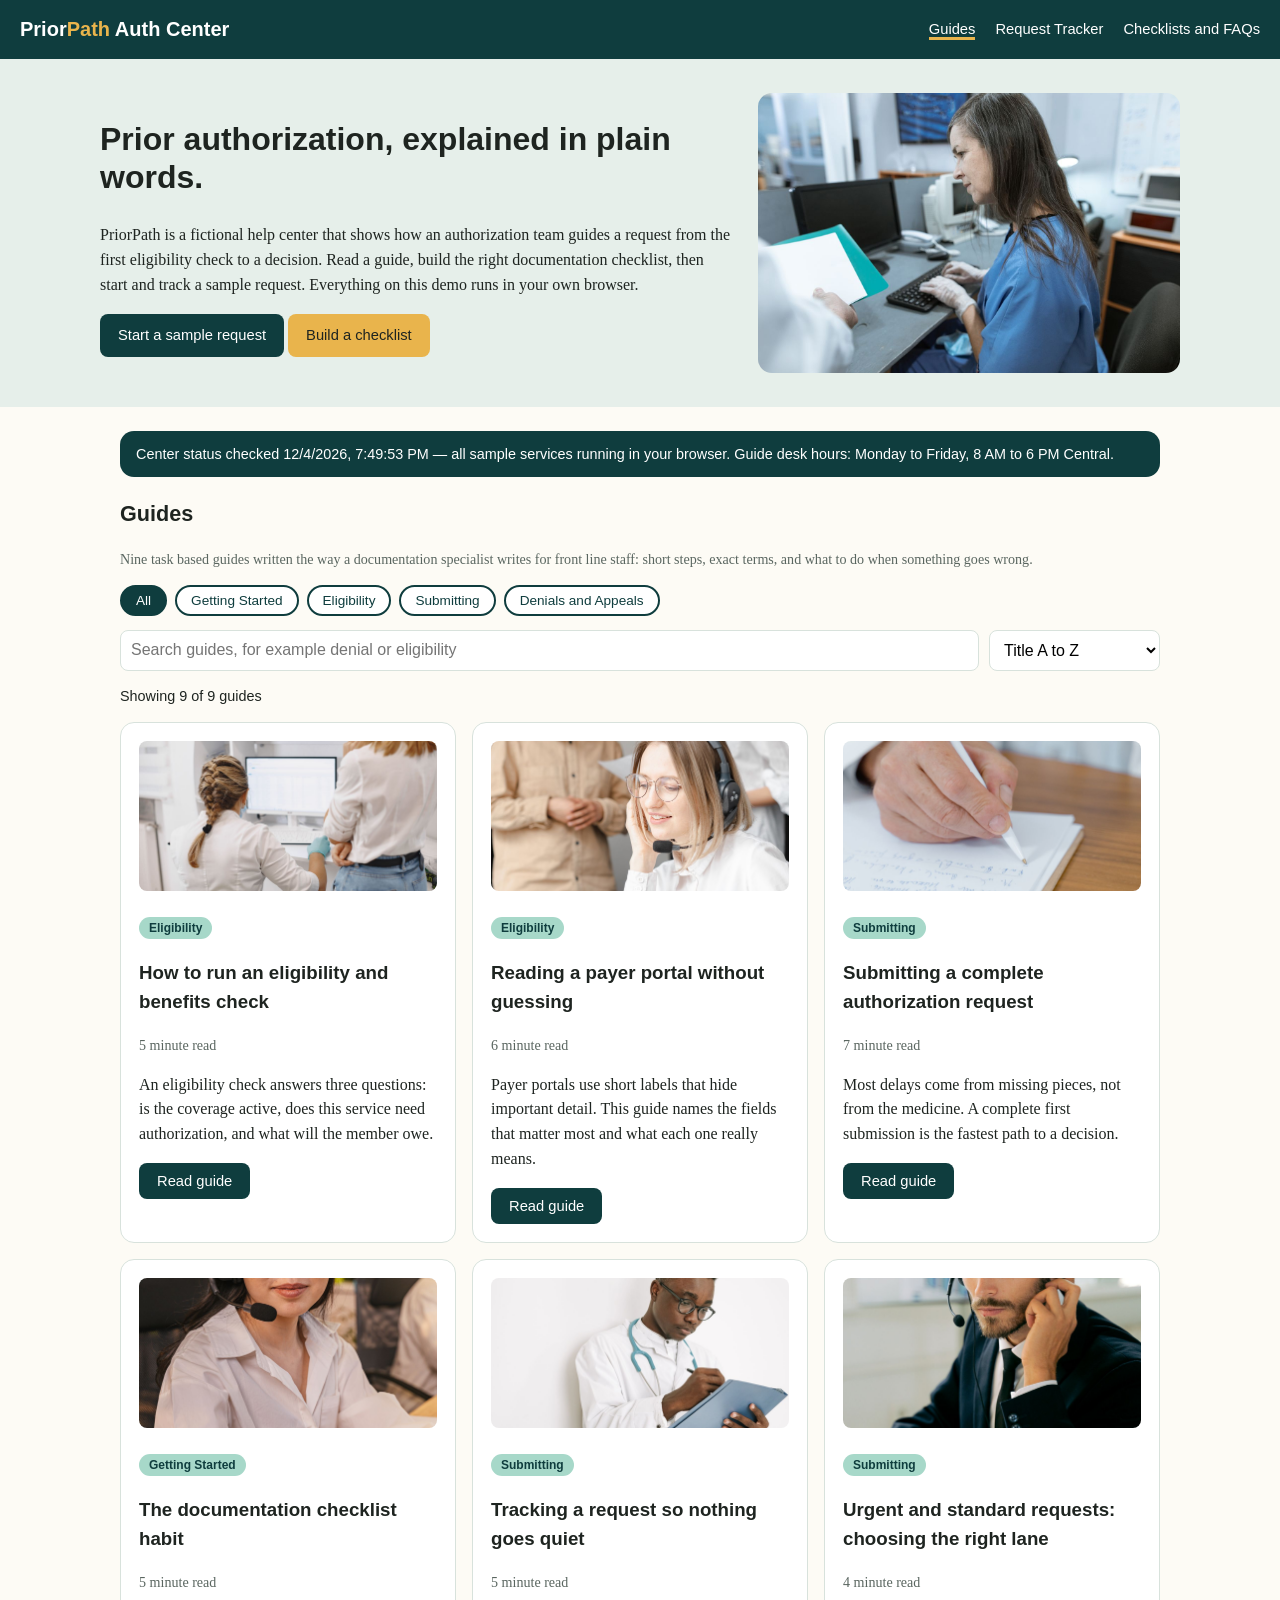
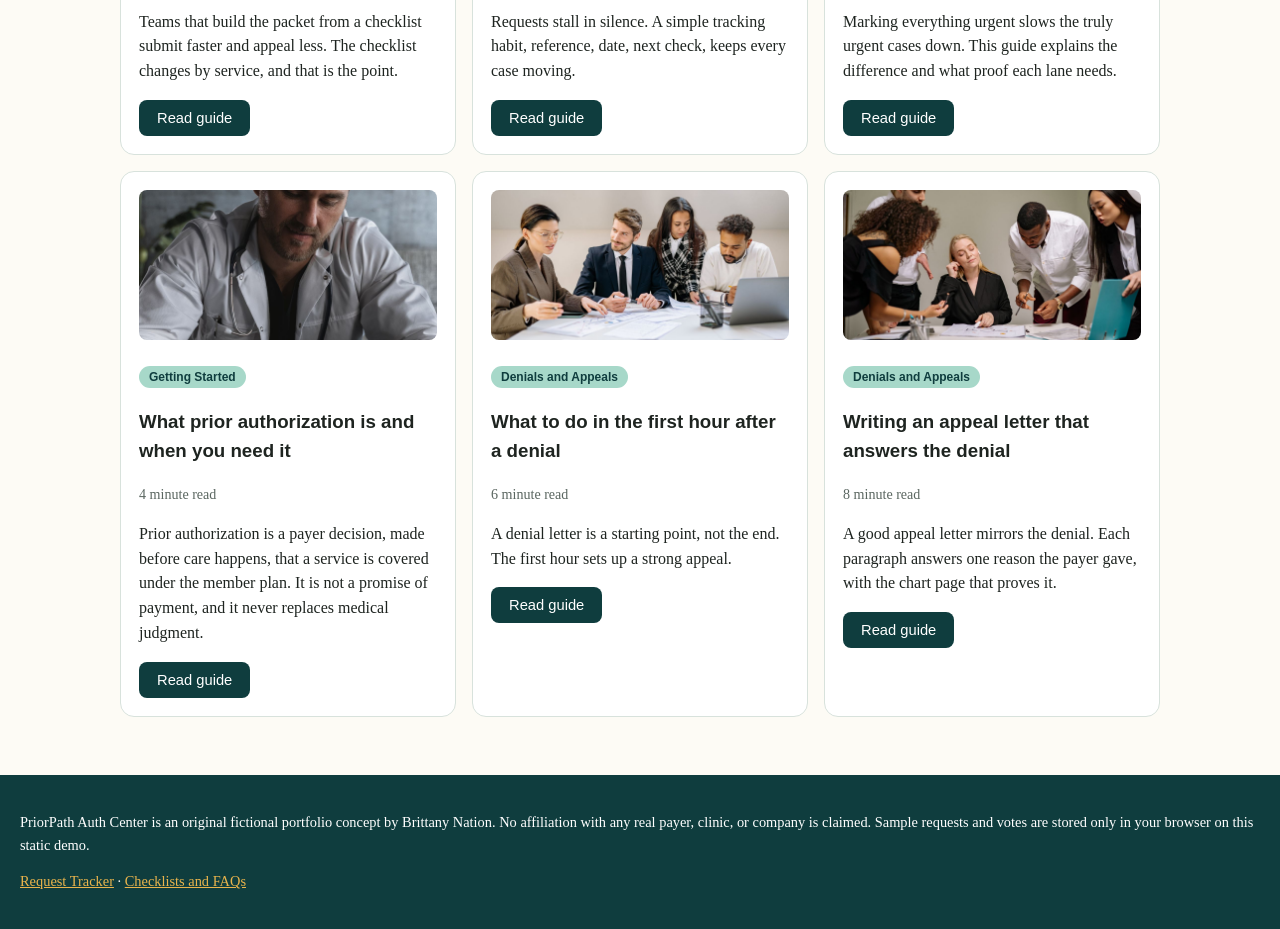
<file: index.html>
<!DOCTYPE html>
<html lang="en">
<head>
<meta charset="UTF-8">
<meta name="viewport" content="width=device-width, initial-scale=1.0">
<title>PriorPath Auth Center — Prior Authorization Guides in Plain Words</title>
<meta name="description" content="PriorPath is a fictional prior authorization help center: plain word guides, a working request tracker, and documentation checklists for common services.">
<meta property="og:title" content="PriorPath Auth Center">
<meta property="og:description" content="Plain word prior authorization guides, a working request tracker, and documentation checklists. A portfolio project by Brittany Nation.">
<meta property="og:type" content="website">
<meta property="og:url" content="https://brittanynation.github.io/priorpath-auth-center/">
<meta property="og:image" content="https://brittanynation.github.io/priorpath-auth-center/og-image.png">
<meta property="og:image:width" content="1200">
<meta property="og:image:height" content="627">
<link rel="stylesheet" href="styles.css">
</head>
<body>
<header class="site">
  <a class="brand" href="index.html">Prior<span>Path</span> Auth Center</a>
  <nav class="main">
    <a href="index.html" aria-current="page">Guides</a>
    <a href="tracker.html">Request Tracker</a>
    <a href="resources.html">Checklists and FAQs</a>
  </nav>
</header>

<section class="hero">
  <div class="hero-inner">
    <div>
      <h1>Prior authorization, explained in plain words.</h1>
      <p>PriorPath is a fictional help center that shows how an authorization team guides a request from the first eligibility check to a decision. Read a guide, build the right documentation checklist, then start and track a sample request. Everything on this demo runs in your own browser.</p>
      <p><a class="btn" href="tracker.html" style="display:inline-block;text-decoration:none">Start a sample request</a>
      <a class="btn alt" href="resources.html" style="display:inline-block;text-decoration:none">Build a checklist</a></p>
    </div>
    <img src="images/p6129037.jpg" alt="Healthcare worker at a computer reviewing a member file">
  </div>
</section>

<main class="wrap">
  <div class="statusband" id="statusBand">Loading center status…</div>

  <h2>Guides</h2>
  <p class="small">Nine task based guides written the way a documentation specialist writes for front line staff: short steps, exact terms, and what to do when something goes wrong.</p>

  <div class="chips" id="topicChips" role="group" aria-label="Filter guides by topic"></div>
  <div class="toolbar">
    <input type="search" id="guideSearch" placeholder="Search guides, for example denial or eligibility" aria-label="Search guides">
    <select id="guideSort" aria-label="Sort guides">
      <option value="az">Title A to Z</option>
      <option value="za">Title Z to A</option>
      <option value="minutes">Quickest read first</option>
    </select>
  </div>
  <p class="count" id="resultCount"></p>
  <div class="grid" id="guideGrid"></div>
  <p id="emptyState" class="success" hidden>No guides match that search. Try a shorter word, or clear the topic filter.</p>
</main>

<dialog id="articleDialog">
  <h3 id="dialogTitle"></h3>
  <p><span class="tag" id="dialogTopic"></span> <span class="small" id="dialogMeta"></span></p>
  <p id="dialogIntro"></p>
  <ol id="dialogSteps"></ol>
  <p id="dialogNote"></p>
  <p><button class="btn" id="helpfulBtn" type="button">This guide helped me</button>
  <button class="btn ghost" id="closeDialog" type="button">Close</button></p>
  <p class="small" id="helpfulMsg"></p>
</dialog>

<footer>
  <p>PriorPath Auth Center is an original fictional portfolio concept by Brittany Nation. No affiliation with any real payer, clinic, or company is claimed. Sample requests and votes are stored only in your browser on this static demo.</p>
  <p><a href="tracker.html">Request Tracker</a> · <a href="resources.html">Checklists and FAQs</a></p>
</footer>
<script src="guides.js"></script>
</body>
</html>
</file>
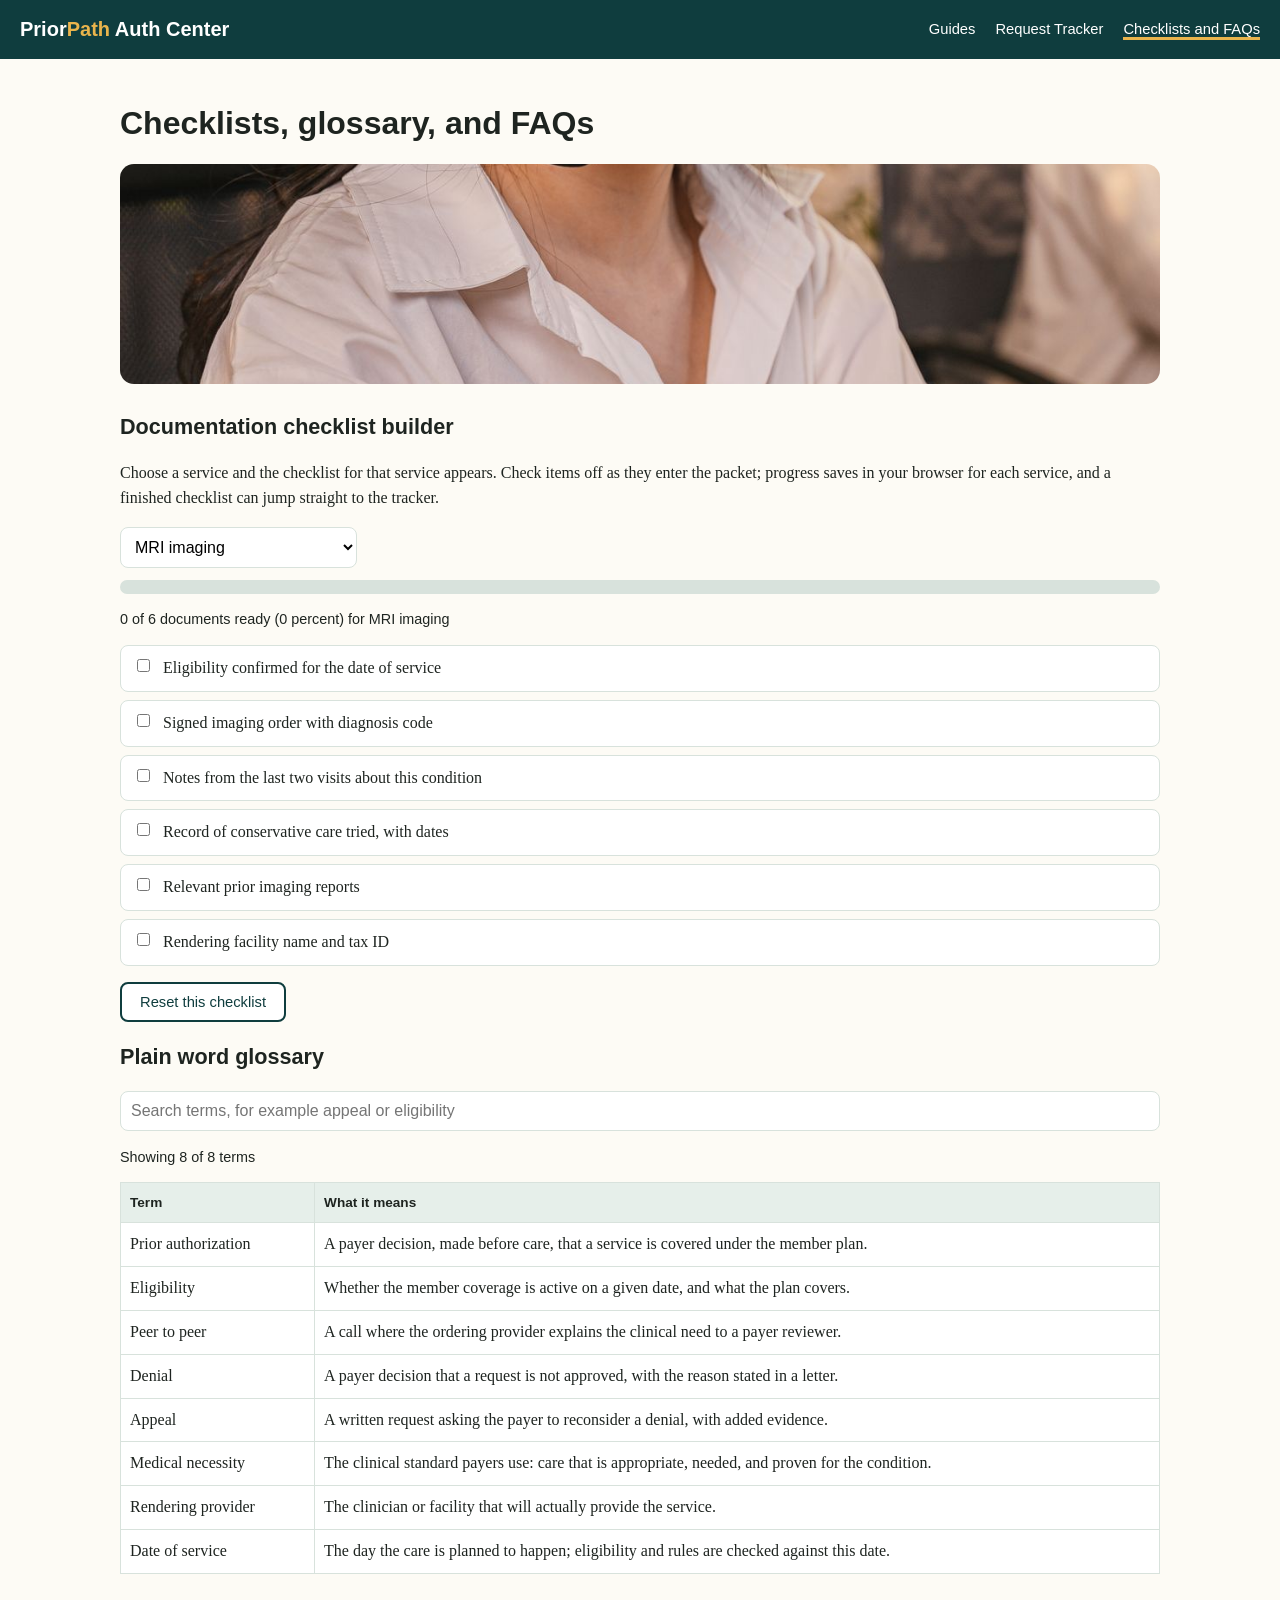
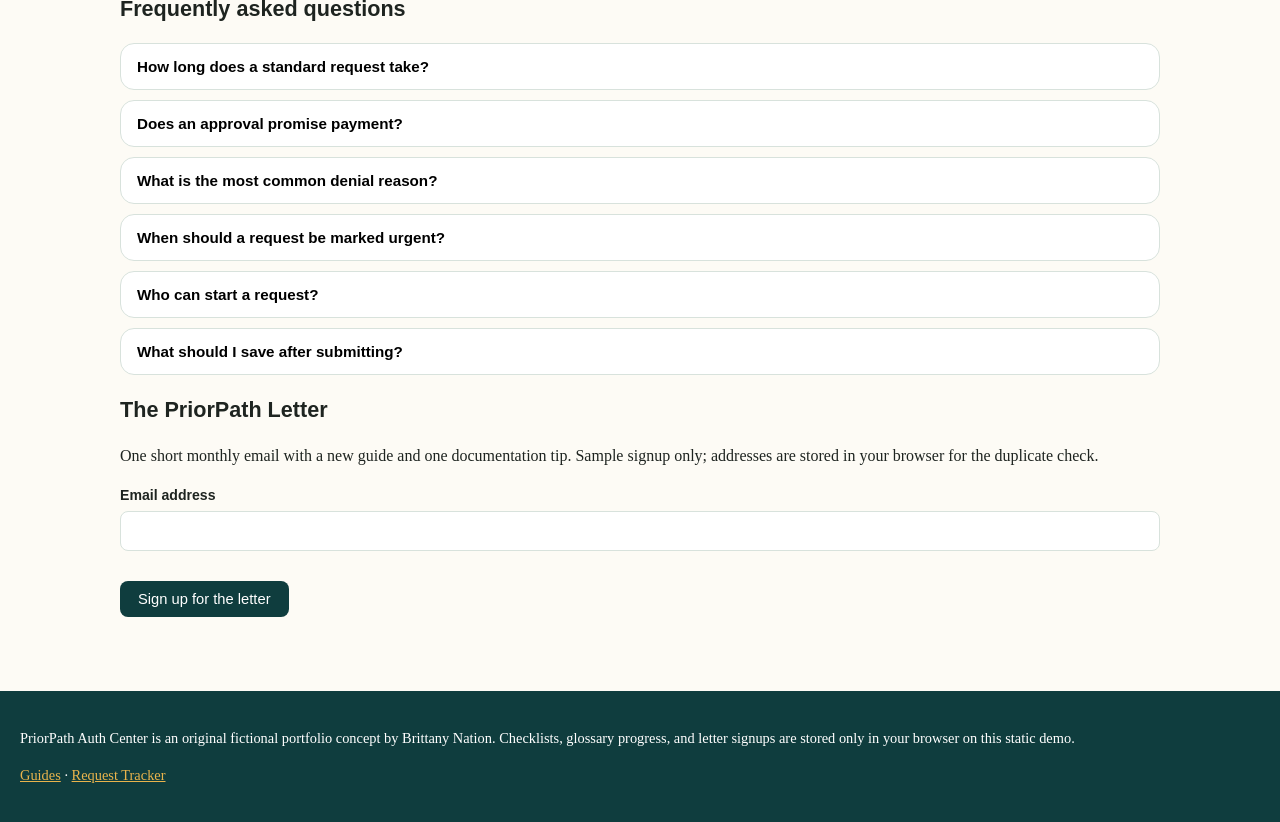
<file: resources.html>
<!DOCTYPE html>
<html lang="en">
<head>
<meta charset="UTF-8">
<meta name="viewport" content="width=device-width, initial-scale=1.0">
<title>Checklists and FAQs — PriorPath Auth Center</title>
<meta name="description" content="Build a documentation checklist for a service, track your progress, search a plain word glossary, and read prior authorization FAQs.">
<meta property="og:title" content="PriorPath Auth Center — Checklists and FAQs">
<meta property="og:description" content="Documentation checklist builder, glossary, and FAQs for prior authorization work.">
<meta property="og:type" content="website">
<meta property="og:url" content="https://brittanynation.github.io/priorpath-auth-center/resources.html">
<meta property="og:image" content="https://brittanynation.github.io/priorpath-auth-center/og-image.png">
<meta property="og:image:width" content="1200">
<meta property="og:image:height" content="627">
<link rel="stylesheet" href="styles.css">
</head>
<body>
<header class="site">
  <a class="brand" href="index.html">Prior<span>Path</span> Auth Center</a>
  <nav class="main">
    <a href="index.html">Guides</a>
    <a href="tracker.html">Request Tracker</a>
    <a href="resources.html" aria-current="page">Checklists and FAQs</a>
  </nav>
</header>

<main class="wrap">
  <h1>Checklists, glossary, and FAQs</h1>
  <img src="images/p8192000.jpg" alt="Healthcare worker holding a tablet and reviewing a checklist" style="width:100%;height:220px;object-fit:cover;border-radius:14px">

  <h2>Documentation checklist builder</h2>
  <p>Choose a service and the checklist for that service appears. Check items off as they enter the packet; progress saves in your browser for each service, and a finished checklist can jump straight to the tracker.</p>
  <div class="toolbar">
    <select id="serviceSelect" aria-label="Choose a service for the checklist"></select>
  </div>
  <div class="progress" aria-hidden="true"><div id="progressBar"></div></div>
  <p class="count" id="progressText"></p>
  <div id="checklistBox"></div>
  <p><button class="btn ghost" id="resetChecklist" type="button">Reset this checklist</button>
  <a class="btn" id="toTracker" href="tracker.html" style="display:none;text-decoration:none">Checklist complete — start the request</a></p>

  <h2>Plain word glossary</h2>
  <div class="toolbar">
    <input type="search" id="glossarySearch" placeholder="Search terms, for example appeal or eligibility" aria-label="Search the glossary">
  </div>
  <p class="count" id="glossaryCount"></p>
  <div id="glossaryBox"></div>
  <p id="glossaryEmpty" class="success" hidden>No glossary term matches that search.</p>

  <h2>Frequently asked questions</h2>
  <div id="faqBox"></div>

  <h2>The PriorPath Letter</h2>
  <p>One short monthly email with a new guide and one documentation tip. Sample signup only; addresses are stored in your browser for the duplicate check.</p>
  <form id="letterForm" novalidate>
    <label for="letterEmail">Email address</label>
    <input id="letterEmail" type="email" autocomplete="email">
    <div class="error" id="eLetter"></div>
    <p><button class="btn" type="submit">Sign up for the letter</button></p>
  </form>
  <div id="letterMsg"></div>
</main>

<footer>
  <p>PriorPath Auth Center is an original fictional portfolio concept by Brittany Nation. Checklists, glossary progress, and letter signups are stored only in your browser on this static demo.</p>
  <p><a href="index.html">Guides</a> · <a href="tracker.html">Request Tracker</a></p>
</footer>
<script src="resources.js"></script>
</body>
</html>
</file>
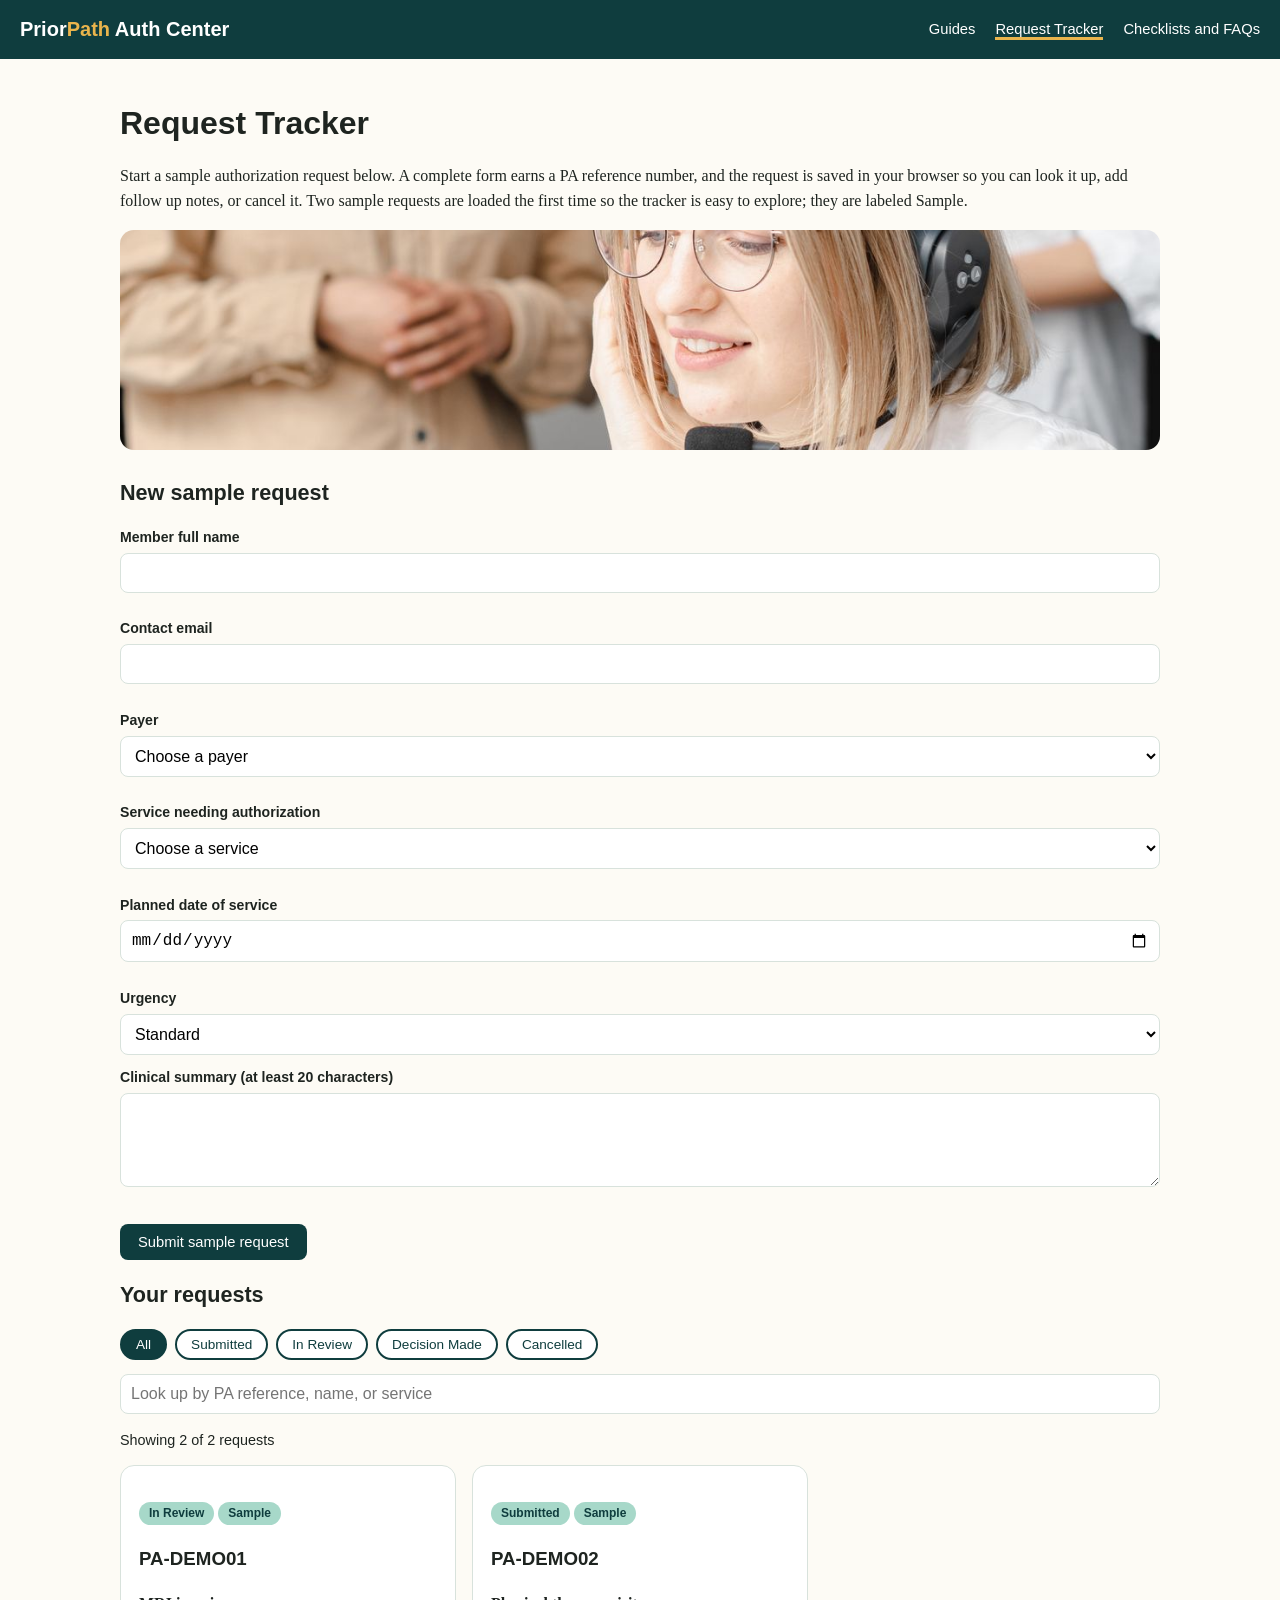
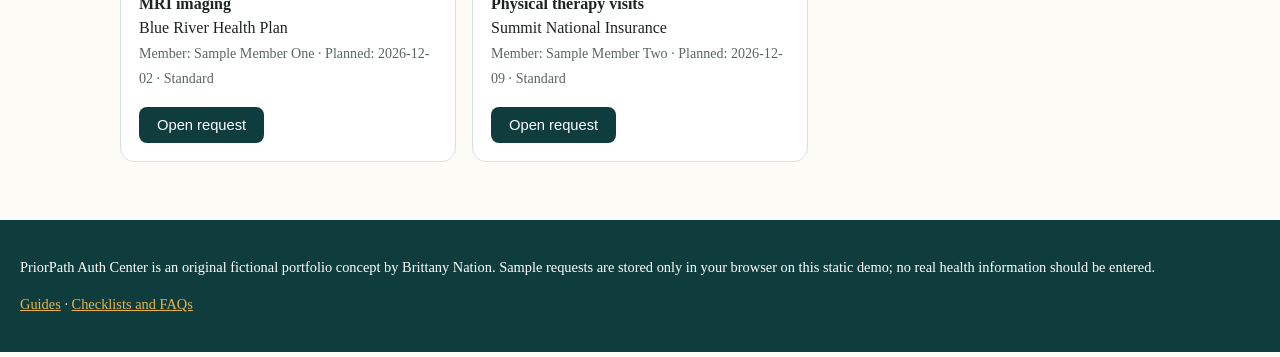
<file: tracker.html>
<!DOCTYPE html>
<html lang="en">
<head>
<meta charset="UTF-8">
<meta name="viewport" content="width=device-width, initial-scale=1.0">
<title>Request Tracker — PriorPath Auth Center</title>
<meta name="description" content="Start and track a sample prior authorization request: validated form, a real PA reference number, status filters, notes, and cancellation, all in your browser.">
<meta property="og:title" content="PriorPath Auth Center — Request Tracker">
<meta property="og:description" content="Start and track a sample prior authorization request with a generated PA reference number.">
<meta property="og:type" content="website">
<meta property="og:url" content="https://brittanynation.github.io/priorpath-auth-center/tracker.html">
<meta property="og:image" content="https://brittanynation.github.io/priorpath-auth-center/og-image.png">
<meta property="og:image:width" content="1200">
<meta property="og:image:height" content="627">
<link rel="stylesheet" href="styles.css">
</head>
<body>
<header class="site">
  <a class="brand" href="index.html">Prior<span>Path</span> Auth Center</a>
  <nav class="main">
    <a href="index.html">Guides</a>
    <a href="tracker.html" aria-current="page">Request Tracker</a>
    <a href="resources.html">Checklists and FAQs</a>
  </nav>
</header>

<main class="wrap">
  <h1>Request Tracker</h1>
  <p>Start a sample authorization request below. A complete form earns a PA reference number, and the request is saved in your browser so you can look it up, add follow up notes, or cancel it. Two sample requests are loaded the first time so the tracker is easy to explore; they are labeled Sample.</p>
  <img src="images/p7682205.jpg" alt="Support worker with a headset helping by phone and computer" style="width:100%;height:220px;object-fit:cover;border-radius:14px">

  <h2>New sample request</h2>
  <form id="requestForm" novalidate>
    <label for="fName">Member full name</label>
    <input id="fName" type="text" autocomplete="name">
    <div class="error" id="eName"></div>

    <label for="fEmail">Contact email</label>
    <input id="fEmail" type="email" autocomplete="email">
    <div class="error" id="eEmail"></div>

    <label for="fPayer">Payer</label>
    <select id="fPayer">
      <option value="">Choose a payer</option>
      <option>Blue River Health Plan</option>
      <option>Summit National Insurance</option>
      <option>Prairie Care Alliance</option>
      <option>Harbor Mutual Health</option>
    </select>
    <div class="error" id="ePayer"></div>

    <label for="fService">Service needing authorization</label>
    <select id="fService">
      <option value="">Choose a service</option>
      <option>MRI imaging</option>
      <option>Physical therapy visits</option>
      <option>Specialty office visit</option>
      <option>Outpatient surgery</option>
      <option>Home health visits</option>
      <option>Durable medical equipment</option>
    </select>
    <div class="error" id="eService"></div>

    <label for="fDate">Planned date of service</label>
    <input id="fDate" type="date">
    <div class="error" id="eDate"></div>

    <label for="fUrgency">Urgency</label>
    <select id="fUrgency">
      <option>Standard</option>
      <option>Urgent</option>
    </select>

    <label for="fNotes">Clinical summary (at least 20 characters)</label>
    <textarea id="fNotes" rows="4"></textarea>
    <div class="error" id="eNotes"></div>

    <p><button class="btn" type="submit">Submit sample request</button></p>
  </form>
  <div id="confirmBox"></div>

  <h2>Your requests</h2>
  <div class="chips" id="statusChips" role="group" aria-label="Filter requests by status"></div>
  <div class="toolbar">
    <input type="search" id="lookupSearch" placeholder="Look up by PA reference, name, or service" aria-label="Look up a request">
  </div>
  <p class="count" id="reqCount"></p>
  <div class="grid" id="requestGrid"></div>
  <p id="reqEmpty" class="success" hidden>No requests match. Try a different status or a shorter lookup word.</p>
</main>

<dialog id="detailDialog">
  <h3 id="dTitle"></h3>
  <p id="dMeta"></p>
  <p id="dSummary"></p>
  <h4 class="sans">Case notes</h4>
  <ul id="dNotes"></ul>
  <label for="noteText" class="sans" style="font-weight:bold;font-size:.88rem">Add a follow up note</label>
  <textarea id="noteText" rows="3" style="width:100%;padding:10px;border:1px solid #D8E2DC;border-radius:8px"></textarea>
  <div class="error" id="eNote"></div>
  <p>
    <button class="btn" id="addNoteBtn" type="button">Add note</button>
    <button class="btn alt" id="advanceBtn" type="button">Move status forward</button>
    <button class="btn ghost" id="cancelBtn" type="button">Cancel request</button>
    <button class="btn ghost" id="closeDetail" type="button">Close</button>
  </p>
  <p class="small" id="dMsg"></p>
</dialog>

<footer>
  <p>PriorPath Auth Center is an original fictional portfolio concept by Brittany Nation. Sample requests are stored only in your browser on this static demo; no real health information should be entered.</p>
  <p><a href="index.html">Guides</a> · <a href="resources.html">Checklists and FAQs</a></p>
</footer>
<script src="tracker.js"></script>
</body>
</html>
</file>
<file: styles.css>
/* PriorPath Auth Center — palette: deep teal, sea mint, amber, cream */
:root{--teal:#0F3D3E;--teal2:#17585A;--mint:#A7D8C9;--mintsoft:#E6EFEA;--amber:#E9B44C;--cream:#FDFBF5;--paper:#FFFFFF;--ink:#1E2420;--muted:#5A6660;--line:#D8E2DC;--coral:#C4532E;--radius:14px}
*{box-sizing:border-box}body{margin:0;font-family:Georgia,'Times New Roman',serif;background:var(--cream);color:var(--ink);line-height:1.55}
h1,h2,h3,.sans{font-family:Verdana,Geneva,sans-serif}h1{font-size:2rem;line-height:1.2}h2{font-size:1.35rem}a{color:var(--teal2)}
header.site{background:var(--teal);color:#fff;padding:14px 20px;display:flex;flex-wrap:wrap;gap:14px;align-items:center;justify-content:space-between}
.brand{font-family:Verdana,sans-serif;font-weight:bold;font-size:1.25rem;color:#fff;text-decoration:none}.brand span{color:var(--amber)}
nav.main a{color:#fff;text-decoration:none;margin-left:16px;font-family:Verdana,sans-serif;font-size:.92rem}nav.main a[aria-current]{border-bottom:3px solid var(--amber)}
.hero{background:var(--mintsoft);padding:34px 20px}.hero-inner{max-width:1080px;margin:0 auto;display:grid;grid-template-columns:1.2fr .8fr;gap:24px;align-items:center}.hero img{width:100%;height:280px;object-fit:cover;border-radius:var(--radius)}
.wrap{max-width:1080px;margin:0 auto;padding:24px 20px}
.statusband{background:var(--teal);color:#fff;border-radius:var(--radius);padding:12px 16px;font-family:Verdana,sans-serif;font-size:.9rem;margin-bottom:20px}
.chips{display:flex;flex-wrap:wrap;gap:8px;margin:14px 0}.chip{border:2px solid var(--teal);background:#fff;color:var(--teal);border-radius:999px;padding:6px 14px;cursor:pointer;font-family:Verdana,sans-serif;font-size:.85rem}.chip.active{background:var(--teal);color:#fff}
.toolbar{display:flex;flex-wrap:wrap;gap:10px;margin:12px 0}.toolbar input[type=search],.toolbar select,form input,form select,form textarea{padding:10px;border:1px solid var(--line);border-radius:8px;font-size:1rem;background:#fff;width:100%}
.toolbar input[type=search]{flex:1;min-width:220px;width:auto}.toolbar select{width:auto}
.grid{display:grid;grid-template-columns:repeat(auto-fill,minmax(300px,1fr));gap:16px}
.card{background:var(--paper);border:1px solid var(--line);border-radius:var(--radius);padding:18px}.card img{width:100%;height:150px;object-fit:cover;border-radius:8px}
.tag{display:inline-block;background:var(--mint);color:var(--teal);border-radius:999px;padding:2px 10px;font-family:Verdana,sans-serif;font-size:.75rem;font-weight:bold}
.btn{background:var(--teal);color:#fff;border:0;border-radius:8px;padding:10px 18px;cursor:pointer;font-family:Verdana,sans-serif;font-size:.92rem}.btn:hover{background:var(--teal2)}.btn.alt{background:var(--amber);color:var(--ink)}.btn.ghost{background:#fff;color:var(--teal);border:2px solid var(--teal)}
.btn:disabled{opacity:.5;cursor:not-allowed}
form label{display:block;font-family:Verdana,sans-serif;font-size:.88rem;font-weight:bold;margin:12px 0 4px}
.error{color:var(--coral);font-size:.85rem;font-family:Verdana,sans-serif;min-height:1em}
.success{background:var(--mintsoft);border:2px solid var(--teal);border-radius:var(--radius);padding:18px}
dialog{border:2px solid var(--teal);border-radius:var(--radius);max-width:640px;width:92%;padding:24px}dialog::backdrop{background:rgba(15,61,62,.55)}
table{width:100%;border-collapse:collapse;background:#fff}th,td{border:1px solid var(--line);padding:9px;text-align:left}th{background:var(--mintsoft);font-family:Verdana,sans-serif;font-size:.85rem}
.faq{border:1px solid var(--line);border-radius:var(--radius);background:#fff;margin-bottom:10px}.faq button{width:100%;text-align:left;background:none;border:0;padding:14px 16px;font-family:Verdana,sans-serif;font-weight:bold;cursor:pointer;font-size:.95rem}.faq .body{display:none;padding:0 16px 14px}.faq.open .body{display:block}
.progress{height:14px;background:var(--line);border-radius:999px;overflow:hidden}.progress div{height:100%;background:var(--teal2);width:0}
.checkitem{display:flex;gap:10px;align-items:flex-start;background:#fff;border:1px solid var(--line);border-radius:8px;padding:10px 12px;margin-bottom:8px}
footer{background:var(--teal);color:#fff;padding:22px 20px;margin-top:34px;font-size:.9rem}footer a{color:var(--amber)}
.small{font-size:.88rem;color:var(--muted)}.count{font-family:Verdana,sans-serif;font-size:.9rem}
@media(max-width:760px){.hero-inner{grid-template-columns:1fr}}
</file>
